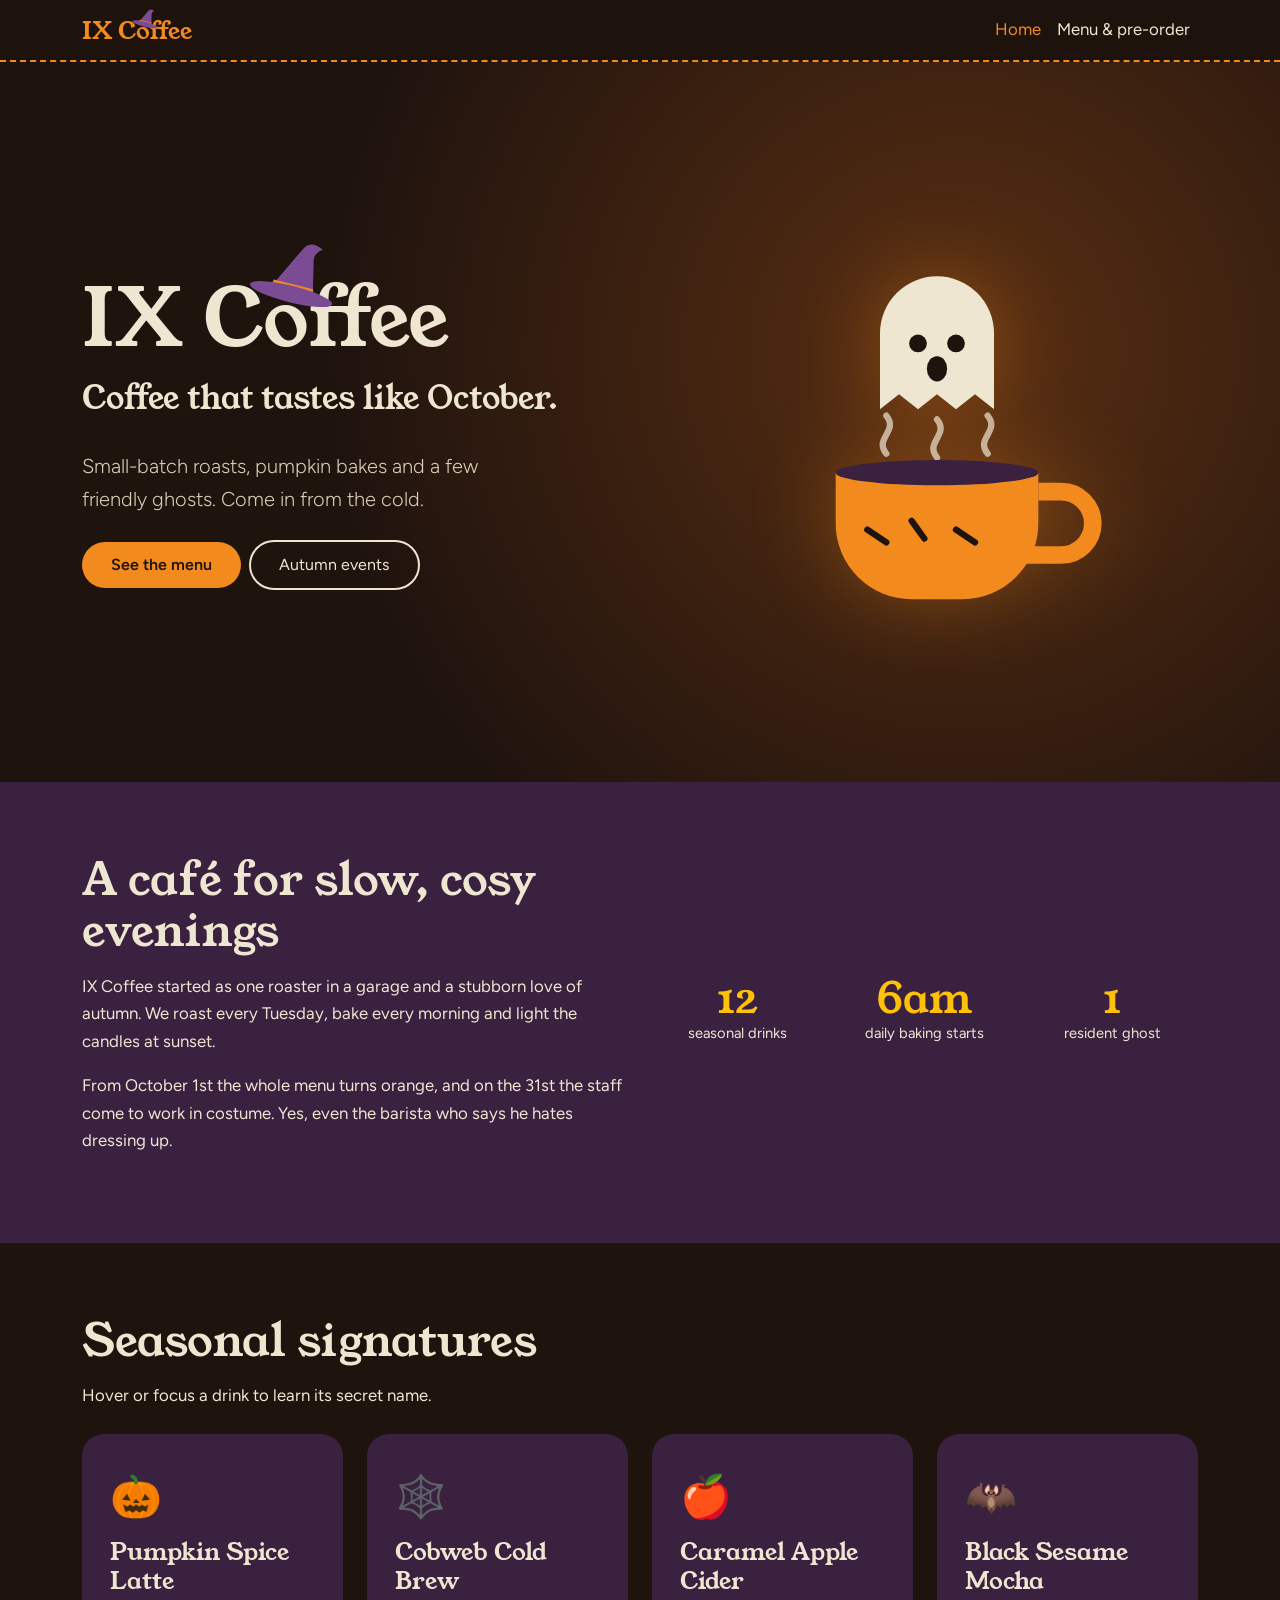
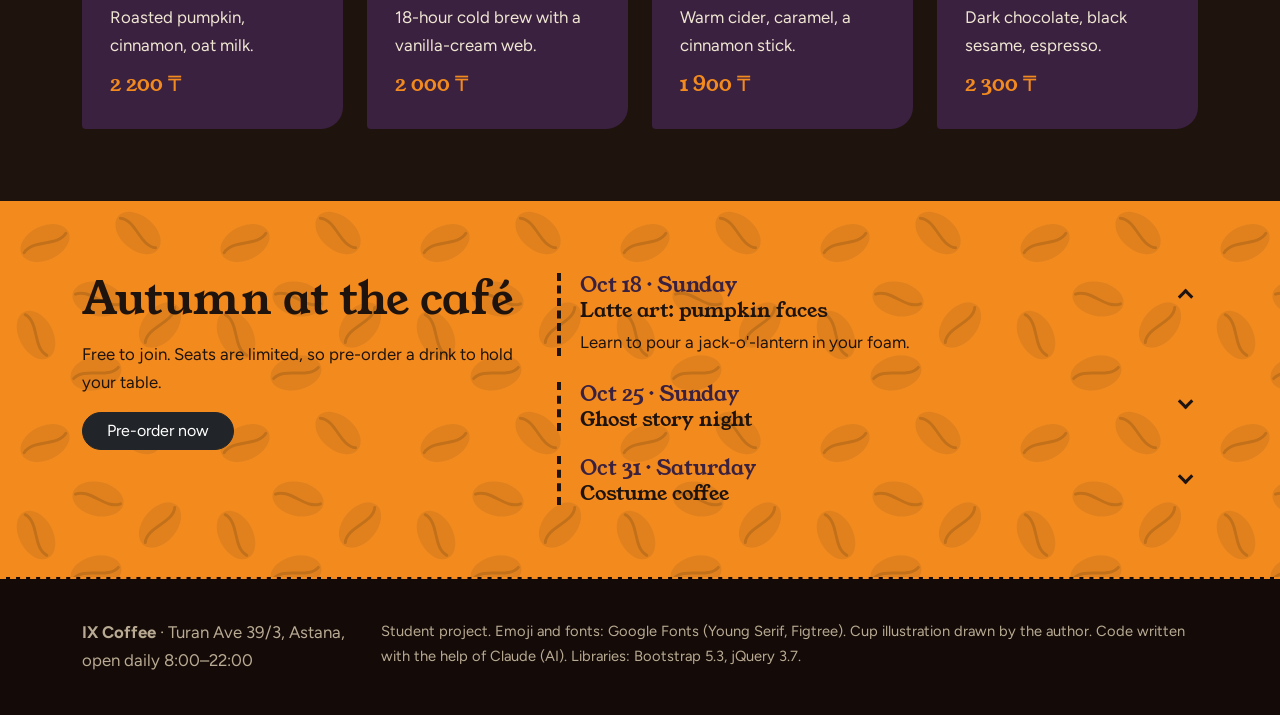
<file: index.html>
<!DOCTYPE html>
<html lang="en">
<head>
<meta charset="UTF-8">
<meta name="viewport" content="width=device-width, initial-scale=1">
<title>Home | IX Coffee</title>
<meta name="description" content="IX Coffee: small-batch coffee and pumpkin bakes, brewed for the cosiest, slightly spooky season.">
<link rel="preconnect" href="https://fonts.googleapis.com"><link rel="preconnect" href="https://fonts.gstatic.com" crossorigin>
<link href="https://fonts.googleapis.com/css2?family=Figtree:wght@400;600&family=Young+Serif&display=swap" rel="stylesheet">
<link href="https://cdn.jsdelivr.net/npm/bootstrap@5.3.3/dist/css/bootstrap.min.css" rel="stylesheet">
<link href="css/style.css" rel="stylesheet">
</head>
<body>
<header>
<nav class="navbar navbar-expand-md sticky-top" aria-label="Main navigation">
 <div class="container">
  <a class="navbar-brand" href="index.html">IX C<span class="hat-o">o</span>ffee</a>
  <button class="navbar-toggler" type="button" data-bs-toggle="collapse" data-bs-target="#nav" aria-controls="nav" aria-expanded="false" aria-label="Toggle navigation"><span class="navbar-toggler-icon"></span></button>
  <div class="collapse navbar-collapse" id="nav"><ul class="navbar-nav ms-auto">
   <li class="nav-item"><a class="nav-link active" href="index.html" aria-current="page">Home</a></li><li class="nav-item"><a class="nav-link" href="menu.html">Menu &amp; pre-order</a></li>
  </ul></div>
 </div>
</nav>
</header>
<main>
<section class="hero"><div class="container"><div class="row align-items-center g-4">
 <div class="col-12 col-md-7"><h1>IX C<span class="hat-o">o</span>ffee</h1>
 <p class="tagline">Coffee that tastes like October.</p>
 <p class="lead my-4">Small-batch roasts, pumpkin bakes and a few friendly ghosts. Come in from the cold.</p>
 <a href="menu.html" class="btn btn-pumpkin me-2 mb-2">See the menu</a><a href="#events" class="btn btn-outline-bone mb-2">Autumn events</a></div>
 <div class="col-8 col-md-5 mx-auto"><svg class="cup" viewBox="0 0 300 300" role="img" aria-label="Coffee cup whose steam forms a friendly ghost">
 <g class="ghost"><path d="M105 140V80a45 45 0 0 1 90 0v60l-15-12-15 12-15-12-15 12-15-12z" fill="#EFE6D2"/><circle cx="135" cy="88" r="7" fill="#1F130E"/><circle cx="165" cy="88" r="7" fill="#1F130E"/><ellipse cx="150" cy="108" rx="8" ry="10" fill="#1F130E"/></g>
 <path class="steam" d="M110 175c-10-12 10-18 0-30"/><path class="steam s2" d="M150 178c-10-12 10-18 0-30"/><path class="steam s3" d="M190 175c-10-12 10-18 0-30"/>
 <path d="M70 190h160v40a60 60 0 0 1-60 60h-40a60 60 0 0 1-60-60z" fill="#F28A1E"/>
 <path d="M230 205h18a25 25 0 0 1 0 50h-30" fill="none" stroke="#F28A1E" stroke-width="14"/>
 <path d="M95 235l15 10M130 228l10 14M165 235l15 10" stroke="#1F130E" stroke-width="5" stroke-linecap="round"/>
 <ellipse cx="150" cy="190" rx="80" ry="10" fill="#3A2140"/>
</svg>
</div></div></div></section>

<section class="band" id="story"><div class="container"><div class="row g-4 align-items-center">
 <div class="col-12 col-lg-6"><h2>A café for slow, cosy evenings</h2>
 <p>IX Coffee started as one roaster in a garage and a stubborn love of autumn. We roast every Tuesday, bake every morning and light the candles at sunset.</p>
 <p>From October 1st the whole menu turns orange, and on the 31st the staff come to work in costume. Yes, even the barista who says he hates dressing up.</p></div>
 <div class="col-12 col-lg-6"><div class="row text-center g-3">
  <div class="col-4"><div class="stat text-warning">12</div><small>seasonal drinks</small></div>
  <div class="col-4"><div class="stat text-warning">6am</div><small>daily baking starts</small></div>
  <div class="col-4"><div class="stat text-warning">1</div><small>resident ghost</small></div></div></div>
</div></div></section>

<section id="signature"><div class="container"><h2>Seasonal signatures</h2><p class="mb-4">Hover or focus a drink to learn its secret name.</p>
<div class="row g-4"><div class="col-12 col-md-6 col-lg-3"><article class="drink" tabindex="0"><div class="emoji" aria-hidden="true">🎃</div><h3 class="h4 mt-2">Pumpkin Spice Latte</h3><p class="mb-2">Roasted pumpkin, cinnamon, oat milk.</p><span class="spooky">Spooky name: The Great Pumpkin</span><span class="price">2 200 ₸</span></article></div><div class="col-12 col-md-6 col-lg-3"><article class="drink" tabindex="0"><div class="emoji" aria-hidden="true">🕸️</div><h3 class="h4 mt-2">Cobweb Cold Brew</h3><p class="mb-2">18-hour cold brew with a vanilla-cream web.</p><span class="spooky">Spooky name: Spider's Wake-up Call</span><span class="price">2 000 ₸</span></article></div><div class="col-12 col-md-6 col-lg-3"><article class="drink" tabindex="0"><div class="emoji" aria-hidden="true">🍎</div><h3 class="h4 mt-2">Caramel Apple Cider</h3><p class="mb-2">Warm cider, caramel, a cinnamon stick.</p><span class="spooky">Spooky name: Poisoned Apple</span><span class="price">1 900 ₸</span></article></div><div class="col-12 col-md-6 col-lg-3"><article class="drink" tabindex="0"><div class="emoji" aria-hidden="true">🦇</div><h3 class="h4 mt-2">Black Sesame Mocha</h3><p class="mb-2">Dark chocolate, black sesame, espresso.</p><span class="spooky">Spooky name: Midnight Bat</span><span class="price">2 300 ₸</span></article></div></div></div></section>

<section class="band-orange" id="events"><div class="container"><div class="row g-4"><div class="col-12 col-lg-5"><h2>Autumn at the café</h2><p>Free to join. Seats are limited, so pre-order a drink to hold your table.</p><a href="menu.html#preorder" class="btn btn-dark rounded-pill px-4">Pre-order now</a></div>
<div class="col-12 col-lg-7">
 <div class="event"><h3 class="h5 mb-0"><button type="button" class="event-toggle" aria-expanded="true" aria-controls="event1"><span class="date">Oct 18 · Sunday</span><span class="event-title">Latte art: pumpkin faces</span></button></h3>
  <div class="event-more" id="event1"><p class="mb-0">Learn to pour a jack-o'-lantern in your foam.</p></div></div>
 <div class="event"><h3 class="h5 mb-0"><button type="button" class="event-toggle" aria-expanded="false" aria-controls="event2"><span class="date">Oct 25 · Sunday</span><span class="event-title">Ghost story night</span></button></h3>
  <div class="event-more" id="event2" hidden><p class="mb-0">Candlelight, cider and three short tales read aloud.</p></div></div>
 <div class="event mb-0"><h3 class="h5 mb-0"><button type="button" class="event-toggle" aria-expanded="false" aria-controls="event3"><span class="date">Oct 31 · Saturday</span><span class="event-title">Costume coffee</span></button></h3>
  <div class="event-more" id="event3" hidden><p class="mb-0">Come dressed up and your second cup is on us.</p></div></div>
</div></div></div></section>
</main>
<footer>
 <div class="container d-flex flex-column flex-md-row justify-content-between gap-2">
  <p class="mb-0"><strong>IX Coffee</strong> · Turan Ave 39/3, Astana, open daily 8:00–22:00</p>
  <p class="mb-0 small">Student project. Emoji and fonts: Google Fonts (Young Serif, Figtree). Cup illustration drawn by the author. Code written with the help of Claude (AI). Libraries: Bootstrap 5.3, jQuery 3.7.</p>
 </div>
</footer>
<script src="https://cdn.jsdelivr.net/npm/bootstrap@5.3.3/dist/js/bootstrap.bundle.min.js"></script>
<script src="https://code.jquery.com/jquery-3.7.1.min.js"></script>
<script src="js/script.js"></script>
<script src="js/effects.js"></script>
</body>
</html>
</file>
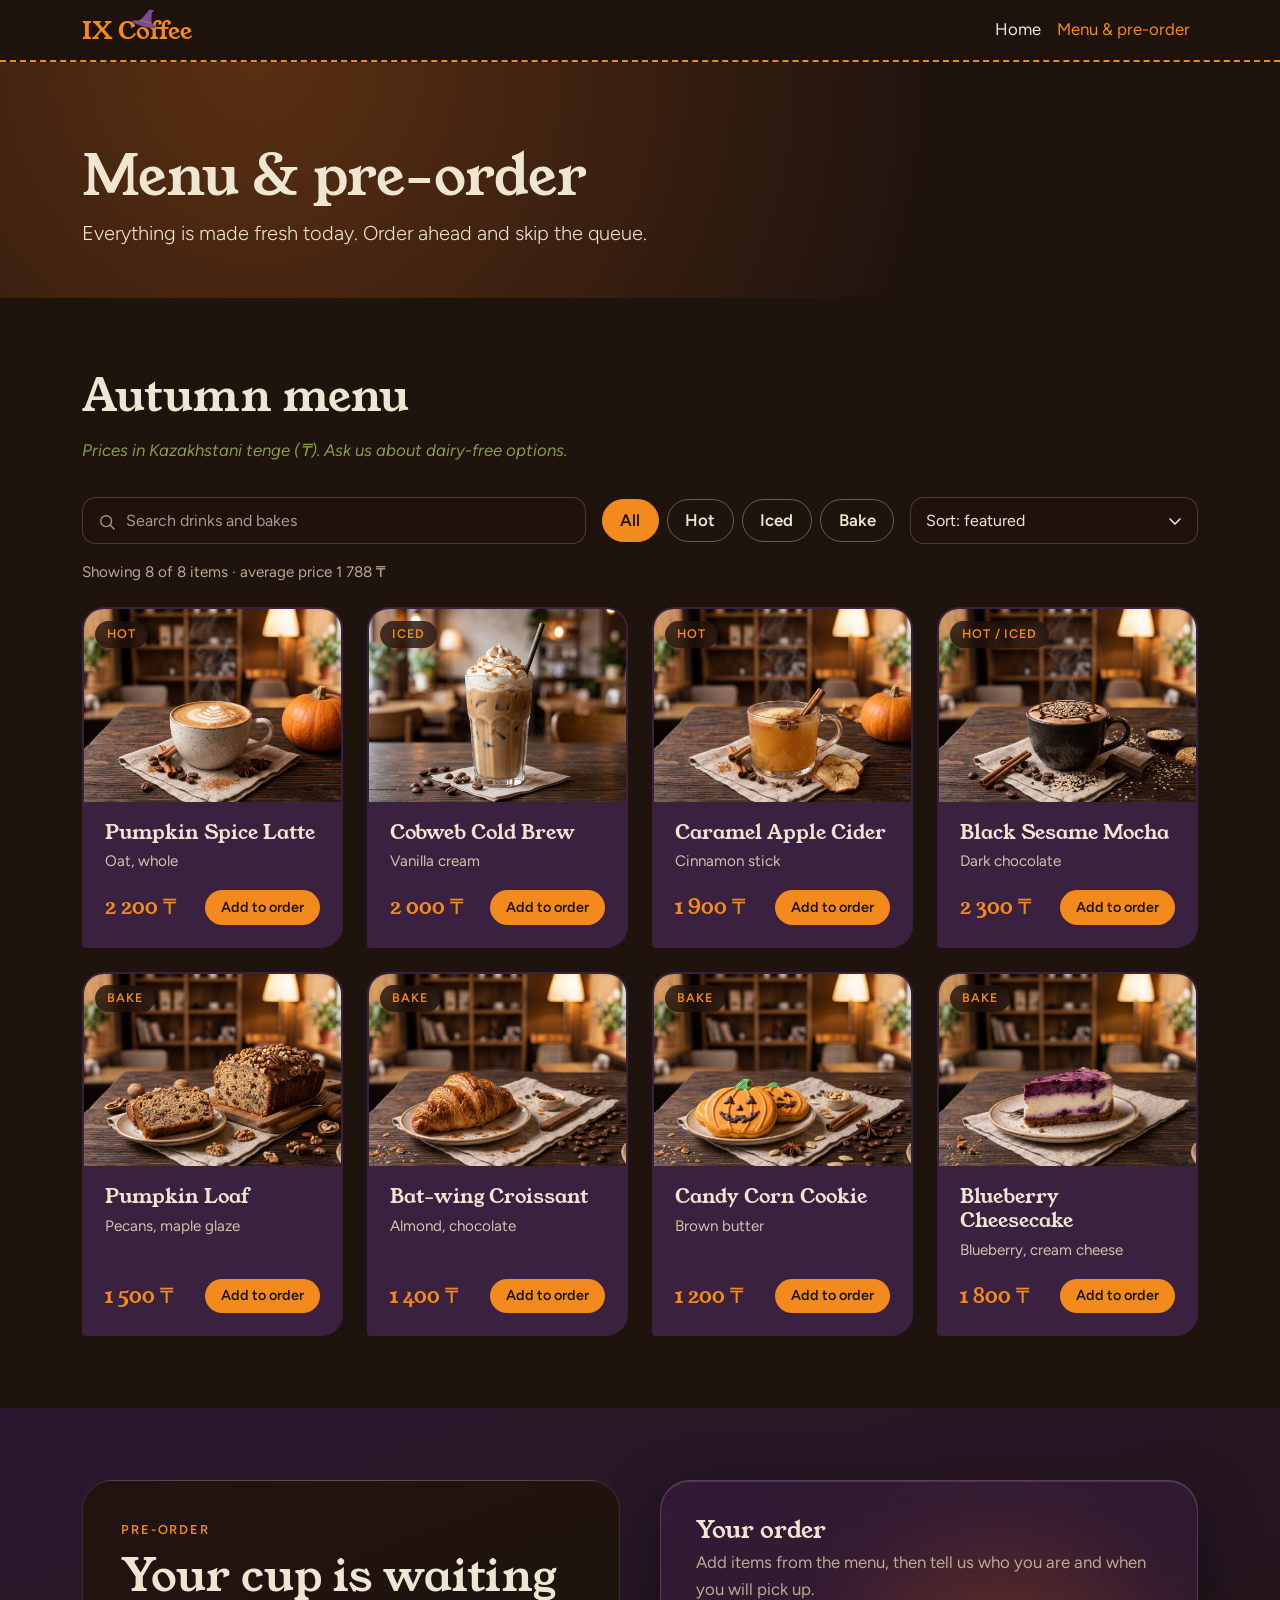
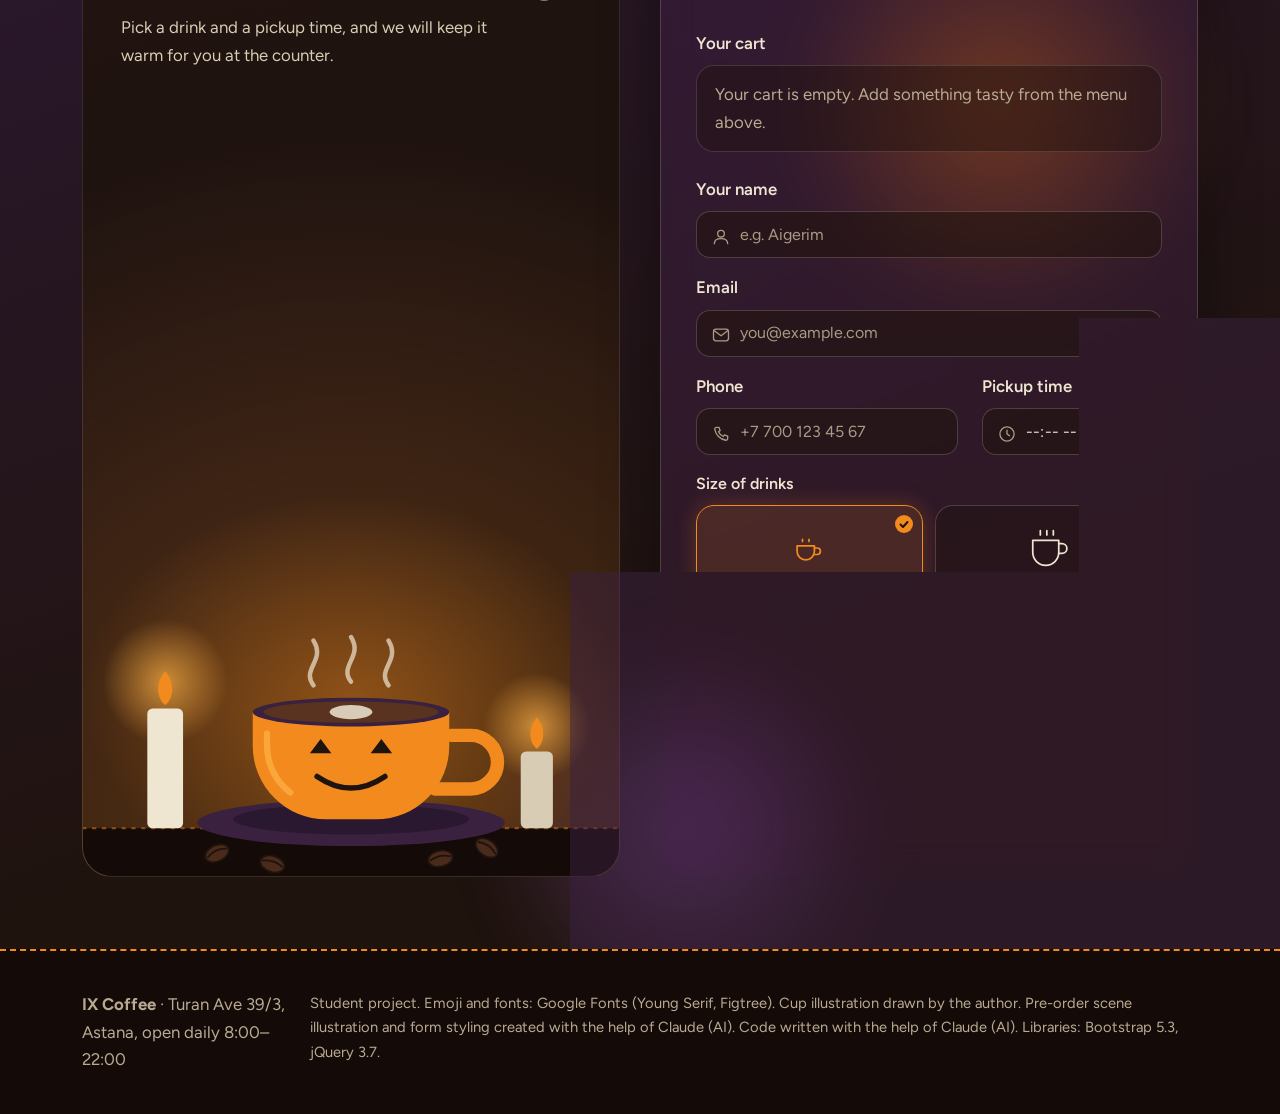
<file: menu.html>
<!DOCTYPE html>
<html lang="en">
<head>
<meta charset="UTF-8">
<meta name="viewport" content="width=device-width, initial-scale=1">
<title>Menu | IX Coffee</title>
<meta name="description" content="IX Coffee: small-batch coffee and pumpkin bakes, brewed for the cosiest, slightly spooky season.">
<link rel="preconnect" href="https://fonts.googleapis.com"><link rel="preconnect" href="https://fonts.gstatic.com" crossorigin>
<link href="https://fonts.googleapis.com/css2?family=Figtree:wght@400;600&family=Young+Serif&display=swap" rel="stylesheet">
<link href="https://cdn.jsdelivr.net/npm/bootstrap@5.3.3/dist/css/bootstrap.min.css" rel="stylesheet">
<link href="css/style.css" rel="stylesheet">
</head>
<body>
<header>
<nav class="navbar navbar-expand-md sticky-top" aria-label="Main navigation">
 <div class="container">
  <a class="navbar-brand" href="index.html">IX C<span class="hat-o">o</span>ffee</a>
  <button class="navbar-toggler" type="button" data-bs-toggle="collapse" data-bs-target="#nav" aria-controls="nav" aria-expanded="false" aria-label="Toggle navigation"><span class="navbar-toggler-icon"></span></button>
  <div class="collapse navbar-collapse" id="nav"><ul class="navbar-nav ms-auto">
   <li class="nav-item"><a class="nav-link" href="index.html">Home</a></li><li class="nav-item"><a class="nav-link active" href="menu.html" aria-current="page">Menu &amp; pre-order</a></li>
  </ul></div>
 </div>
</nav>
</header>
<main>
<section class="page-head"><div class="container"><h1 class="display-4">Menu &amp; pre-order</h1><p class="lead">Everything is made fresh today. Order ahead and skip the queue.</p></div></section>

<section id="menu"><div class="container"><h2>Autumn menu</h2>
<p class="menu-note">Prices in Kazakhstani tenge (₸). Ask us about dairy-free options.</p>
<div class="menu-tools glass-form">
 <div class="field"><span class="field-icon" aria-hidden="true"><svg viewBox="0 0 24 24"><circle cx="11" cy="11" r="6.5"/><path d="M16 16l4.5 4.5"/></svg></span><label class="visually-hidden" for="menuSearch">Search the menu</label><input class="form-control" type="search" id="menuSearch" maxlength="40" placeholder="Search drinks and bakes" autocomplete="off"></div>
 <div class="chips" role="group" aria-label="Filter by type">
  <button type="button" class="chip is-active" data-filter="all" aria-pressed="true">All</button>
  <button type="button" class="chip" data-filter="Hot" aria-pressed="false">Hot</button>
  <button type="button" class="chip" data-filter="Iced" aria-pressed="false">Iced</button>
  <button type="button" class="chip" data-filter="Bake" aria-pressed="false">Bake</button>
 </div>
 <div><label class="visually-hidden" for="menuSort">Sort the menu</label><select class="form-select" id="menuSort"><option value="default">Sort: featured</option><option value="price-asc">Price: low to high</option><option value="price-desc">Price: high to low</option><option value="name">Name: A to Z</option></select></div>
</div>
<p class="menu-count" id="menuCount" role="status"></p>
<div class="row g-4" id="menuGrid"></div>
<div class="menu-empty" id="menuEmpty" hidden><div class="menu-empty-icon" aria-hidden="true">🦇</div><h3 class="h5">Nothing found</h3><p>No item matches your search. Try another word or clear the filters.</p><button type="button" class="btn btn-outline-bone" id="menuReset">Clear filters</button></div>
</div></section>

<section class="preorder" id="preorder"><div class="container"><div class="preorder-grid">

 <div class="hero-panel">
  <div class="hero-copy">
   <p class="eyebrow">Pre-order</p>
   <h2>Your cup is waiting</h2>
   <p>Pick a drink and a pickup time, and we will keep it warm for you at the counter.</p>
  </div>
  <div class="hero-art">
   <svg viewBox="0 0 600 450" preserveAspectRatio="xMidYMax meet" role="img" aria-label="A steaming orange coffee cup on a saucer between two lit candles, with coffee beans scattered on the table">
    <defs>
     <radialGradient id="tableGlow" cx="50%" cy="55%" r="50%"><stop offset="0" stop-color="#F28A1E" stop-opacity=".38"/><stop offset="1" stop-color="#F28A1E" stop-opacity="0"/></radialGradient>
     <radialGradient id="flameGlow"><stop offset="0" stop-color="#ffb347" stop-opacity=".7"/><stop offset="1" stop-color="#ffb347" stop-opacity="0"/></radialGradient>
    </defs>
    <rect width="600" height="450" fill="url(#tableGlow)"/>
    <rect y="396" width="600" height="54" fill="#140b08"/>
    <path d="M0 396H600" stroke="#F28A1E" stroke-opacity=".5" stroke-width="2" stroke-dasharray="3 8" stroke-linecap="round"/>
    <!-- candles -->
    <circle cx="92" cy="232" r="70" fill="url(#flameGlow)"/>
    <rect x="72" y="262" width="40" height="134" rx="6" fill="#EFE6D2"/>
    <path d="M92 220c-12 14-9 32 0 38 9-6 12-24 0-38z" fill="#F28A1E"/>
    <circle cx="508" cy="282" r="60" fill="url(#flameGlow)"/>
    <rect x="490" y="310" width="36" height="86" rx="6" fill="#d8cdb4"/>
    <path d="M508 272c-11 13-8 29 0 35 8-6 11-22 0-35z" fill="#F28A1E"/>
    <!-- saucer and cup -->
    <ellipse cx="300" cy="390" rx="172" ry="26" fill="#3A2140"/>
    <ellipse cx="300" cy="386" rx="132" ry="17" fill="#2a1830"/>
    <path d="M412 292h22a30 30 0 0 1 0 60h-40" fill="none" stroke="#F28A1E" stroke-width="15" stroke-linecap="round"/>
    <path d="M190 266H410V304A82 82 0 0 1 328 386H272A82 82 0 0 1 190 304Z" fill="#F28A1E"/>
    <path d="M206 290v14a66 66 0 0 0 26 52" fill="none" stroke="#ffb347" stroke-width="7" stroke-linecap="round" opacity=".7"/>
    <ellipse cx="300" cy="266" rx="110" ry="16" fill="#3A2140"/>
    <ellipse cx="300" cy="266" rx="98" ry="12" fill="#5a3320"/>
    <path d="M300 258c14 0 24 4 24 8s-10 8-24 8-24-4-24-8 10-8 24-8z" fill="#EFE6D2" opacity=".85"/>
    <!-- jack-o'-lantern face on the cup -->
    <path d="M254 312l12-16 12 16zM322 312l12-16 12 16z" fill="#1F130E"/>
    <path d="M262 338q38 26 76 0" fill="none" stroke="#1F130E" stroke-width="6" stroke-linecap="round"/>
    <!-- steam -->
    <path class="steam" d="M258 236c-14-18 14-28 0-50"/><path class="steam s2" d="M300 232c-14-18 14-28 0-50"/><path class="steam s3" d="M342 236c-14-18 14-28 0-50"/>
    <!-- beans -->
    <g fill="#4a2a1a" stroke="#1F130E" stroke-width="2"><g transform="translate(150 424) rotate(-25)"><ellipse rx="14" ry="9"/><path d="M-12 0q12-6 24 0" fill="none"/></g><g transform="translate(212 436) rotate(18)"><ellipse rx="14" ry="9"/><path d="M-12 0q12-6 24 0" fill="none"/></g><g transform="translate(400 430) rotate(-12)"><ellipse rx="14" ry="9"/><path d="M-12 0q12-6 24 0" fill="none"/></g><g transform="translate(452 418) rotate(35)"><ellipse rx="14" ry="9"/><path d="M-12 0q12-6 24 0" fill="none"/></g></g>
   </svg>
  </div>
 </div>

 <div class="glass-card">
  <h3 class="h4 mb-1">Your order</h3>
  <p class="glass-sub">Add items from the menu, then tell us who you are and when you will pick up.</p>
  <form id="orderForm" class="glass-form" novalidate>
   <div class="mb-4"><div class="form-label" id="cartLabel">Your cart</div>
    <div class="cart" id="cart" aria-labelledby="cartLabel" aria-live="polite"></div>
    <p class="field-error" id="cartError" role="alert" hidden>Add at least one item from the menu.</p></div>
   <div class="mb-3"><label class="form-label" for="name">Your name</label>
    <div class="field"><span class="field-icon" aria-hidden="true"><svg viewBox="0 0 24 24"><circle cx="12" cy="8" r="4"/><path d="M4 20c0-4 3.6-6 8-6s8 2 8 6"/></svg></span><input class="form-control" id="name" name="name" placeholder="e.g. Aigerim" autocomplete="given-name" aria-describedby="name-error"><div class="invalid-feedback" id="name-error"></div></div></div>
   <div class="mb-3"><label class="form-label" for="email">Email</label>
    <div class="field"><span class="field-icon" aria-hidden="true"><svg viewBox="0 0 24 24"><rect x="3" y="5" width="18" height="14" rx="3"/><path d="M4 7l8 6 8-6"/></svg></span><input class="form-control" type="email" id="email" name="email" placeholder="you@example.com" autocomplete="email" aria-describedby="email-error"><div class="invalid-feedback" id="email-error"></div></div></div>
   <div class="row">
    <div class="col-12 col-sm-7 mb-3"><label class="form-label" for="phone">Phone</label>
     <div class="field"><span class="field-icon" aria-hidden="true"><svg viewBox="0 0 24 24"><path d="M6.5 4h3l1.5 4-2 1.3a11 11 0 0 0 5.7 5.7L16 13l4 1.5v3a2 2 0 0 1-2.2 2A15.5 15.5 0 0 1 4.5 6.2 2 2 0 0 1 6.5 4z"/></svg></span><input class="form-control" type="tel" id="phone" name="phone" placeholder="+7 700 123 45 67" autocomplete="tel" aria-describedby="phone-error"><div class="invalid-feedback" id="phone-error"></div></div></div>
    <div class="col-12 col-sm-5 mb-3"><label class="form-label" for="time">Pickup time</label>
     <div class="field"><span class="field-icon" aria-hidden="true"><svg viewBox="0 0 24 24"><circle cx="12" cy="12" r="8.5"/><path d="M12 7.5V12l3 2"/></svg></span><input class="form-control" type="time" id="time" name="time" aria-describedby="time-error"><div class="invalid-feedback" id="time-error"></div></div></div>
   </div>
   <fieldset class="mb-3"><legend class="form-label fs-6">Size of drinks</legend>
    <div class="size-grid">
     <label class="size-card"><input class="size-input" type="radio" name="size" value="regular" checked>
      <span class="size-body"><svg viewBox="0 0 48 48" aria-hidden="true"><path d="M13 22h16v5a8 8 0 0 1-8 8 8 8 0 0 1-8-8z"/><path d="M29 24h2.5a3 3 0 0 1 0 6H29"/><path d="M18 16v2M24 16v2"/></svg><span class="size-name">Regular</span><span class="size-meta">Base price</span></span></label>
     <label class="size-card"><input class="size-input" type="radio" name="size" value="large">
      <span class="size-body"><svg viewBox="0 0 48 48" aria-hidden="true"><path d="M9 17h24v11a12 12 0 0 1-12 12 12 12 0 0 1-12-12z"/><path d="M33 20h3a4.5 4.5 0 0 1 0 9h-3"/><path d="M16 8v4M22 8v4M28 8v4"/></svg><span class="size-name">Large</span><span class="size-meta">+300 ₸ per drink</span></span></label>
    </div>
   </fieldset>
   <div class="mb-4"><label class="form-label" for="note">Note (optional)</label>
    <div class="field"><span class="field-icon" aria-hidden="true"><svg viewBox="0 0 24 24"><path d="M4 20l1-4L16.5 4.5a2 2 0 0 1 3 3L8 19z"/><path d="M14.5 6.5l3 3"/></svg></span><textarea class="form-control" id="note" name="note" rows="2" placeholder="Oat milk, no sugar…" aria-describedby="note-error"></textarea><div class="invalid-feedback" id="note-error"></div></div></div>
   <button class="btn btn-pumpkin btn-glow w-100" type="submit">Place pre-order</button>
   <p id="formMsg" class="form-msg mt-3 mb-0" role="status"></p>
  </form>
 </div>

</div></div></section>

<a class="cart-fab" id="cartFab" href="#preorder"><span aria-hidden="true">🛒</span><span id="cartFabText">Your order</span></a>
</main>
<footer>
 <div class="container d-flex flex-column flex-md-row justify-content-between gap-2">
  <p class="mb-0"><strong>IX Coffee</strong> · Turan Ave 39/3, Astana, open daily 8:00–22:00</p>
  <p class="mb-0 small">Student project. Emoji and fonts: Google Fonts (Young Serif, Figtree). Cup illustration drawn by the author. Pre-order scene illustration and form styling created with the help of Claude (AI). Code written with the help of Claude (AI). Libraries: Bootstrap 5.3, jQuery 3.7.</p>
 </div>
</footer>
<script src="https://cdn.jsdelivr.net/npm/bootstrap@5.3.3/dist/js/bootstrap.bundle.min.js"></script>
<script src="https://code.jquery.com/jquery-3.7.1.min.js"></script>
<script src="js/script.js"></script>
<script src="js/menu.js"></script>
<script src="js/cart.js"></script>
<script src="js/form.js"></script>
<script src="js/effects.js"></script>
</body>
</html>
</file>
<file: css/style.css>
:root{--roast:#1F130E;--plum:#3A2140;--pumpkin:#F28A1E;--moss:#8A9A4B;--bone:#EFE6D2;--font-h:'Young Serif',serif;--font-b:'Figtree',sans-serif}
body{background:var(--roast);color:var(--bone);font-family:var(--font-b);font-size:1.05rem;line-height:1.65;overflow-x:hidden}
h1,h2,h3,h4,.navbar-brand{font-family:var(--font-h);font-weight:400;line-height:1.15}
h2{font-size:clamp(1.9rem,4vw,2.8rem);margin-bottom:1rem}
a{color:var(--pumpkin)}
section{padding:4.5rem 0;position:relative;scroll-margin-top:72px}
.navbar{background:rgba(31,19,14,.92);border-bottom:2px dashed var(--pumpkin);backdrop-filter:blur(6px)}
.navbar-brand{color:var(--pumpkin)!important;font-size:1.5rem}
.nav-link{color:var(--bone)!important}
.nav-link:hover,.nav-link.active{color:var(--pumpkin)!important}
.navbar-toggler{border-color:var(--pumpkin)}
.navbar-toggler-icon{filter:invert(.9) sepia(1) saturate(5) hue-rotate(350deg)}
.btn-pumpkin{background:var(--pumpkin);color:var(--roast);font-weight:600;border:0;border-radius:50px;padding:.7rem 1.8rem;transition:transform .2s,box-shadow .2s}
.btn-pumpkin:hover{background:#ffa13d;color:var(--roast);transform:rotate(-2deg) scale(1.05);box-shadow:0 0 25px rgba(242,138,30,.5)}
.btn-outline-bone{border:2px solid var(--bone);color:var(--bone);border-radius:50px;padding:.7rem 1.8rem}
.btn-outline-bone:hover{background:var(--bone);color:var(--roast)}
/* hero */
.hero{min-height:88vh;display:flex;align-items:center;background:radial-gradient(circle at 75% 40%,#5a2f12 0,var(--roast) 60%);overflow:hidden}
.hero h1{font-size:clamp(2.6rem,7vw,5rem)}
.hero p.lead{max-width:34ch;color:#d8cdb4}
.cup{width:100%;max-width:380px;filter:drop-shadow(0 0 40px rgba(242,138,30,.35))}
.steam{fill:none;stroke:var(--bone);stroke-width:5;stroke-linecap:round;opacity:.7;animation:rise 4s ease-in-out infinite}
.steam.s2{animation-delay:1.3s}.steam.s3{animation-delay:2.4s}
@keyframes rise{0%{transform:translateY(12px);opacity:0}40%{opacity:.8}100%{transform:translateY(-18px);opacity:0}}
.ghost{animation:float 5s ease-in-out infinite}
@keyframes float{50%{transform:translateY(-10px)}}
.leaf{position:absolute;top:-40px;font-size:1.4rem;opacity:.8;animation:fall linear infinite;pointer-events:none}
@keyframes fall{to{transform:translateY(105vh) rotate(360deg)}}
/* story */
.band{background:var(--plum)}
.band-orange{background-color:var(--pumpkin);background-image:url("data:image/svg+xml,%3Csvg%20xmlns='http://www.w3.org/2000/svg'%20width='200'%20height='200'%20viewBox='0%200%20200%20200'%3E%3Cg%20transform='translate%2845%2042%29%20rotate%28-25%29'%3E%3Cellipse%20rx='26'%20ry='17'%20fill='%231F130E'%20fill-opacity='.08'/%3E%3Cpath%20d='M-23%200C-10%20-9%2010%209%2023%200'%20fill='none'%20stroke='%231F130E'%20stroke-opacity='.16'%20stroke-width='3'%20stroke-linecap='round'/%3E%3C/g%3E%3Cg%20transform='translate%28138%2032%29%20rotate%2840%29'%3E%3Cellipse%20rx='26'%20ry='17'%20fill='%231F130E'%20fill-opacity='.08'/%3E%3Cpath%20d='M-23%200C-10%20-9%2010%209%2023%200'%20fill='none'%20stroke='%231F130E'%20stroke-opacity='.16'%20stroke-width='3'%20stroke-linecap='round'/%3E%3C/g%3E%3Cg%20transform='translate%2898%2098%29%20rotate%2812%29'%3E%3Cellipse%20rx='26'%20ry='17'%20fill='%231F130E'%20fill-opacity='.08'/%3E%3Cpath%20d='M-23%200C-10%20-9%2010%209%2023%200'%20fill='none'%20stroke='%231F130E'%20stroke-opacity='.16'%20stroke-width='3'%20stroke-linecap='round'/%3E%3C/g%3E%3Cg%20transform='translate%2836%20134%29%20rotate%2862%29'%3E%3Cellipse%20rx='26'%20ry='17'%20fill='%231F130E'%20fill-opacity='.08'/%3E%3Cpath%20d='M-23%200C-10%20-9%2010%209%2023%200'%20fill='none'%20stroke='%231F130E'%20stroke-opacity='.16'%20stroke-width='3'%20stroke-linecap='round'/%3E%3C/g%3E%3Cg%20transform='translate%28160%20124%29%20rotate%28-50%29'%3E%3Cellipse%20rx='26'%20ry='17'%20fill='%231F130E'%20fill-opacity='.08'/%3E%3Cpath%20d='M-23%200C-10%20-9%2010%209%2023%200'%20fill='none'%20stroke='%231F130E'%20stroke-opacity='.16'%20stroke-width='3'%20stroke-linecap='round'/%3E%3C/g%3E%3Cg%20transform='translate%2896%20172%29%20rotate%28-14%29'%3E%3Cellipse%20rx='26'%20ry='17'%20fill='%231F130E'%20fill-opacity='.08'/%3E%3Cpath%20d='M-23%200C-10%20-9%2010%209%2023%200'%20fill='none'%20stroke='%231F130E'%20stroke-opacity='.16'%20stroke-width='3'%20stroke-linecap='round'/%3E%3C/g%3E%3C/svg%3E");background-size:200px 200px;color:var(--roast)}
.band-orange h2{color:var(--roast)}
.stat{font-family:var(--font-h);font-size:2.6rem;line-height:1}
/* drink cards */
.drink{background:var(--plum);border:2px solid transparent;border-radius:22px 22px 22px 4px;padding:1.6rem;height:100%;transition:border-color .25s,transform .25s;cursor:default}
.drink:hover{border-color:var(--pumpkin);transform:translateY(-6px)}
.drink .emoji{font-size:2.6rem}
.drink .spooky{display:block;max-height:0;overflow:hidden;opacity:0;color:var(--pumpkin);font-style:italic;transition:all .35s}
.drink:hover .spooky,.drink:focus-within .spooky{max-height:60px;opacity:1}
.price{font-family:var(--font-h);color:var(--pumpkin);font-size:1.3rem}
/* events */
.event{border-left:4px dashed var(--pumpkin);padding-left:1.2rem;margin-bottom:1.6rem}
.event .date{font-family:var(--font-h);color:var(--pumpkin);font-size:1.3rem}
/* on the orange band the pumpkin accents vanish, so use the dark roast colour */
.band-orange .event{border-left-color:var(--roast)}
.band-orange .event .date{color:var(--plum)}
/* form */
.form-card{background:var(--plum);border-radius:26px;padding:2rem}
.form-control,.form-select{background:var(--roast);border:1px solid #6b4a70;color:var(--bone)}
.form-control:focus,.form-select:focus{background:var(--roast);color:var(--bone);border-color:var(--pumpkin);box-shadow:0 0 0 .25rem rgba(242,138,30,.25)}
.form-control::placeholder{color:#a99a85}
.form-label{font-weight:600}
.page-head{overflow:hidden;padding:5rem 0 2rem;background:radial-gradient(circle at 20% 0,#5a2f12 0,var(--roast) 65%)}
footer{background:#140b08;border-top:2px dashed var(--pumpkin);padding:2.5rem 0;color:#b9ab93}
:focus-visible{outline:3px solid var(--pumpkin);outline-offset:3px}
@media (min-width:768px){.hero{min-height:80vh}}
@media (prefers-reduced-motion:reduce){*{animation:none!important;transition:none!important}}
/* witch hat on the "o" of the wordmark */
.navbar-brand{padding-top:.55rem}
.hat-o{position:relative;display:inline-block}
.hat-o::before{content:"";position:absolute;left:50%;bottom:62%;width:1.15em;height:.95em;transform:translateX(-38%) rotate(14deg);background:url("data:image/svg+xml,%3Csvg xmlns='http://www.w3.org/2000/svg' viewBox='0 0 100 80'%3E%3Cpath d='M26 66 L52 14 Q58 5 72 12 Q62 17 66 30 L74 66Z' fill='%237B4B94'/%3E%3Cpath d='M28 56 L72 56 L74 66 L26 66Z' fill='%23F28A1E'/%3E%3Cellipse cx='50' cy='67' rx='46' ry='9' fill='%237B4B94'/%3E%3C/svg%3E") center/contain no-repeat;pointer-events:none}
.hero h1{padding-top:.35em}
.tagline{font-family:var(--font-h);font-size:clamp(1.4rem,3.5vw,2rem);margin:.4rem 0 0;color:var(--bone)}

/* ===== pre-order: two-column glass layout ===== */
.preorder{background:linear-gradient(160deg,#2b1830 0%,var(--roast) 70%);overflow:hidden}
.preorder::before,.preorder::after{content:"";position:absolute;border-radius:50%;pointer-events:none;filter:blur(30px);animation:drift 14s ease-in-out infinite alternate}
.preorder::before{width:460px;height:460px;right:4%;top:6%;background:radial-gradient(circle,rgba(242,138,30,.55),transparent 65%)}
.preorder::after{width:420px;height:420px;right:30%;bottom:-8%;background:radial-gradient(circle,rgba(123,75,148,.6),transparent 65%);animation-delay:-6s}
@keyframes drift{to{transform:translate(-40px,30px) scale(1.12)}}
.preorder .container{position:relative;z-index:1}
.preorder-grid{display:grid;grid-template-columns:1fr 1fr;gap:2.5rem;align-items:stretch}
.preorder-grid>*{min-width:0}
.hero-panel{display:flex;flex-direction:column;border-radius:30px;border:1px solid rgba(239,230,210,.12);background:radial-gradient(circle at 50% 95%,rgba(242,138,30,.28) 0,rgba(31,19,14,.9) 70%);overflow:hidden}
.hero-copy{padding:2.4rem 2.4rem 0}
.hero-copy h2{margin-bottom:.8rem}
.hero-copy p:last-child{color:#d8cdb4;max-width:34ch;margin-bottom:0}
.eyebrow{font-weight:600;letter-spacing:.14em;text-transform:uppercase;font-size:.8rem;color:var(--pumpkin);margin-bottom:.6rem}
.hero-art{flex:1;min-height:340px;position:relative}
.hero-art svg{position:absolute;inset:0;width:100%;height:100%}
/* glass card */
.glass-card{background:rgba(58,33,64,.5);-webkit-backdrop-filter:blur(18px) saturate(140%);backdrop-filter:blur(18px) saturate(140%);border:1px solid rgba(239,230,210,.18);border-radius:30px;padding:2.2rem;box-shadow:0 20px 60px rgba(0,0,0,.4),inset 0 1px 0 rgba(255,255,255,.12)}
.glass-sub{color:#b9ab93;margin-bottom:1.6rem}
/* fields with icons */
.field{position:relative}
.field-icon{position:absolute;left:.95rem;top:1.28rem;transform:translateY(-50%);width:20px;height:20px;color:#a99a85;pointer-events:none;transition:color .2s;z-index:2}
.field-icon svg,.size-body svg{width:100%;height:100%;fill:none;stroke:currentColor;stroke-width:1.6;stroke-linecap:round;stroke-linejoin:round}
.field:focus-within .field-icon{color:var(--pumpkin)}
.glass-form .form-control,.glass-form .form-select{background-color:rgba(31,19,14,.55);border:1px solid rgba(239,230,210,.2);border-radius:14px;color:var(--bone);padding:.65rem .9rem .65rem 2.7rem;transition:border-color .2s,box-shadow .2s,background-color .2s}
.glass-form .form-select{background-image:url("data:image/svg+xml,%3Csvg xmlns='http://www.w3.org/2000/svg' viewBox='0 0 16 16'%3E%3Cpath d='M3 6l5 5 5-5' fill='none' stroke='%23EFE6D2' stroke-width='1.6' stroke-linecap='round' stroke-linejoin='round'/%3E%3C/svg%3E");background-size:16px;background-position:right .9rem center;background-repeat:no-repeat;padding-right:2.5rem}
.glass-form .form-select option{background:var(--roast);color:var(--bone)}
.glass-form .form-control:hover,.glass-form .form-select:hover{border-color:rgba(242,138,30,.5)}
.glass-form .form-control:focus,.glass-form .form-select:focus{background-color:rgba(31,19,14,.8);border-color:var(--pumpkin);box-shadow:0 0 0 .22rem rgba(242,138,30,.28)}
.glass-form input[type=time]::-webkit-calendar-picker-indicator{display:none}
/* validation states */
.glass-form .invalid-feedback{color:#ffb4a2;font-size:.9rem}
/* size cards */
.size-grid{display:grid;grid-template-columns:1fr 1fr;gap:.8rem}
.size-card{position:relative;display:block;margin:0;cursor:pointer}
.size-input{position:absolute;opacity:0;width:1px;height:1px}
.size-body{display:flex;flex-direction:column;align-items:center;text-align:center;gap:.1rem;padding:1rem .5rem;border:1.5px solid rgba(239,230,210,.2);border-radius:18px;background:rgba(31,19,14,.4);position:relative;transition:border-color .2s,background .2s,box-shadow .2s,transform .2s}
.size-body svg{width:52px;height:52px;color:var(--bone);transition:color .2s}
.size-name{font-weight:600}
.size-meta{font-size:.85rem;color:#b9ab93}
.size-card:hover .size-body{border-color:rgba(242,138,30,.65);transform:translateY(-2px)}
.size-input:checked+.size-body{border-color:var(--pumpkin);background:rgba(242,138,30,.14);box-shadow:0 0 22px rgba(242,138,30,.25)}
.size-input:checked+.size-body svg{color:var(--pumpkin)}
.size-input:checked+.size-body::after{content:"";position:absolute;top:9px;right:9px;width:18px;height:18px;border-radius:50%;background:var(--pumpkin) url("data:image/svg+xml,%3Csvg xmlns='http://www.w3.org/2000/svg' viewBox='0 0 12 12'%3E%3Cpath d='M2.5 6.5l2.5 2.5 4.5-5' fill='none' stroke='%231F130E' stroke-width='2' stroke-linecap='round' stroke-linejoin='round'/%3E%3C/svg%3E") center/12px no-repeat}
.size-input:focus-visible+.size-body{outline:3px solid var(--pumpkin);outline-offset:3px}
/* button + success message */
.btn-glow{background:linear-gradient(135deg,#F28A1E,#ffb347);padding:.8rem 1.8rem;transition:transform .25s,box-shadow .25s,background .25s}
.btn-glow:hover{background:linear-gradient(135deg,#ffa13d,#ffc067);transform:scale(1.04);box-shadow:0 0 0 4px rgba(242,138,30,.18),0 0 32px rgba(242,138,30,.65)}
.btn-glow:active{transform:scale(.98)}
.form-msg{color:var(--bone);background:rgba(138,154,75,.22);border-left:4px solid var(--moss);border-radius:10px;padding:.7rem 1rem}
.form-msg{display:none}
@media (max-width:991.98px){.preorder-grid{grid-template-columns:1fr}.hero-art{min-height:300px}}
@media (max-width:575.98px){.glass-card{padding:1.5rem}.hero-copy{padding:1.8rem 1.5rem 0}}
@media (prefers-reduced-motion:reduce){.preorder::before,.preorder::after{animation:none}}

/* ===== menu cards ===== */
.menu-note{color:var(--moss);font-style:italic;margin-bottom:2rem}
.dish{display:flex;flex-direction:column;height:100%;background:var(--plum);border:2px solid transparent;border-radius:22px 22px 22px 4px;overflow:hidden;transition:border-color .25s,transform .25s,box-shadow .25s}
.dish:hover{border-color:var(--pumpkin);transform:translateY(-6px);box-shadow:0 14px 34px rgba(0,0,0,.45)}
.dish-media{position:relative;aspect-ratio:4/3;overflow:hidden;background:var(--roast)}
.dish-media img{display:block;width:100%;height:100%;object-fit:cover;transition:transform .5s}
.dish:hover .dish-media img{transform:scale(1.07)}
.dish-tag{position:absolute;top:.7rem;left:.7rem;background:rgba(31,19,14,.78);-webkit-backdrop-filter:blur(4px);backdrop-filter:blur(4px);color:var(--pumpkin);font-size:.78rem;font-weight:600;letter-spacing:.07em;text-transform:uppercase;padding:.2rem .75rem;border-radius:50px}
.dish-body{display:flex;flex-direction:column;flex:1;padding:1.1rem 1.3rem 1.3rem}
.dish-body h3{margin-bottom:.35rem}
.dish-with{color:#cfc3ab;font-size:.95rem;margin-bottom:1rem}

/* ===== validation states ===== */
.glass-form .form-control.is-invalid{background-image:none;padding-right:.9rem;border-color:#ff8a70}
.glass-form .form-control.is-invalid:focus{box-shadow:0 0 0 .22rem rgba(255,138,112,.3)}
.glass-form .form-control.is-valid{background-image:none;padding-right:.9rem;border-color:var(--moss)}
.glass-form .form-control.is-valid:focus{box-shadow:0 0 0 .22rem rgba(138,154,75,.3)}
.field-error{color:#ffb4a2;font-size:.9rem;margin:.5rem 0 0}
/* ===== menu toolbar, empty state ===== */
.menu-tools{display:grid;grid-template-columns:minmax(0,1.4fr) auto minmax(0,.8fr);gap:1rem;align-items:center;margin-bottom:1rem}
.menu-tools .form-select{padding-left:.9rem}
.chips{display:flex;flex-wrap:wrap;gap:.5rem}
.chip{border:1.5px solid rgba(239,230,210,.35);background:transparent;color:var(--bone);border-radius:50px;padding:.4rem 1.1rem;font-weight:600;transition:border-color .2s,color .2s,background .2s,transform .2s}
.chip:hover{border-color:var(--pumpkin);color:var(--pumpkin);transform:translateY(-2px)}
.chip.is-active{background:var(--pumpkin);border-color:var(--pumpkin);color:var(--roast)}
.menu-count{color:#b9ab93;font-size:.95rem;margin-bottom:1.4rem}
.menu-empty{text-align:center;padding:3rem 1rem;border:2px dashed rgba(242,138,30,.5);border-radius:22px}
.menu-empty[hidden]{display:none}
.menu-empty-icon{font-size:2.6rem}
.dish-foot{display:flex;align-items:center;justify-content:space-between;gap:.6rem;margin-top:auto}
.btn-pumpkin.dish-add{padding:.4rem 1rem;font-size:.9rem}
/* ===== cart ===== */
.cart{background:rgba(31,19,14,.45);border:1px solid rgba(239,230,210,.15);border-radius:18px;padding:.9rem 1.1rem}
.cart-empty{color:#b9ab93;margin:0}
.cart-row{display:grid;grid-template-columns:1fr auto auto;gap:.7rem;align-items:center;padding:.5rem 0;border-bottom:1px dashed rgba(239,230,210,.18)}
.cart-info{display:flex;flex-direction:column;min-width:0}
.cart-line-price{color:var(--pumpkin);font-size:.9rem}
.qty{display:flex;align-items:center;gap:.5rem}
.qty-num{min-width:1.4rem;text-align:center;font-weight:600}
.qty-btn,.cart-remove{width:32px;height:32px;border-radius:50%;border:1px solid rgba(239,230,210,.3);background:transparent;color:var(--bone);line-height:1;transition:border-color .2s,color .2s,transform .2s}
.qty-btn:hover,.cart-remove:hover{border-color:var(--pumpkin);color:var(--pumpkin);transform:scale(1.1)}
.cart-sum{padding-top:.6rem}
.cart-sum-row{display:flex;justify-content:space-between;gap:1rem;color:#d8cdb4}
.cart-total{margin-top:.3rem;font-family:var(--font-h);font-size:1.3rem;color:var(--pumpkin)}
.cart-note{color:#ffb4a2;font-size:.9rem;margin:.6rem 0 0}
.cart-fab{display:none;position:fixed;right:max(1rem,env(safe-area-inset-right));bottom:max(1rem,env(safe-area-inset-bottom));z-index:1030;align-items:center;gap:.5rem;padding:.75rem 1.3rem;border-radius:50px;background:linear-gradient(135deg,#F28A1E,#ffb347);color:var(--roast);font-weight:600;text-decoration:none;box-shadow:0 8px 28px rgba(0,0,0,.45),0 0 24px rgba(242,138,30,.45);transition:transform .2s,box-shadow .2s}
.cart-fab:hover{color:var(--roast);transform:scale(1.05);box-shadow:0 8px 28px rgba(0,0,0,.45),0 0 34px rgba(242,138,30,.7)}
/* ===== events accordion (home) ===== */
.event h3{font-family:var(--font-h)}
.event-toggle{display:block;width:100%;text-align:left;background:none;border:0;padding:0 2rem 0 0;color:inherit;font:inherit;cursor:pointer;position:relative}
.event-toggle .date{display:block}
.event-toggle .event-title{display:block;font-size:1.25rem}
.event-toggle::after{content:"";position:absolute;right:.4rem;top:.9rem;width:.7rem;height:.7rem;border-right:3px solid currentColor;border-bottom:3px solid currentColor;transform:rotate(45deg);transition:transform .25s}
.event-toggle[aria-expanded="true"]::after{transform:rotate(-135deg) translate(-2px,-2px)}
.event-toggle:hover .event-title{text-decoration:underline}
.event-more{padding-top:.4rem}
.band-orange :focus-visible{outline-color:var(--roast)}
@media (max-width:991.98px){.menu-tools{grid-template-columns:1fr}}
</file>
